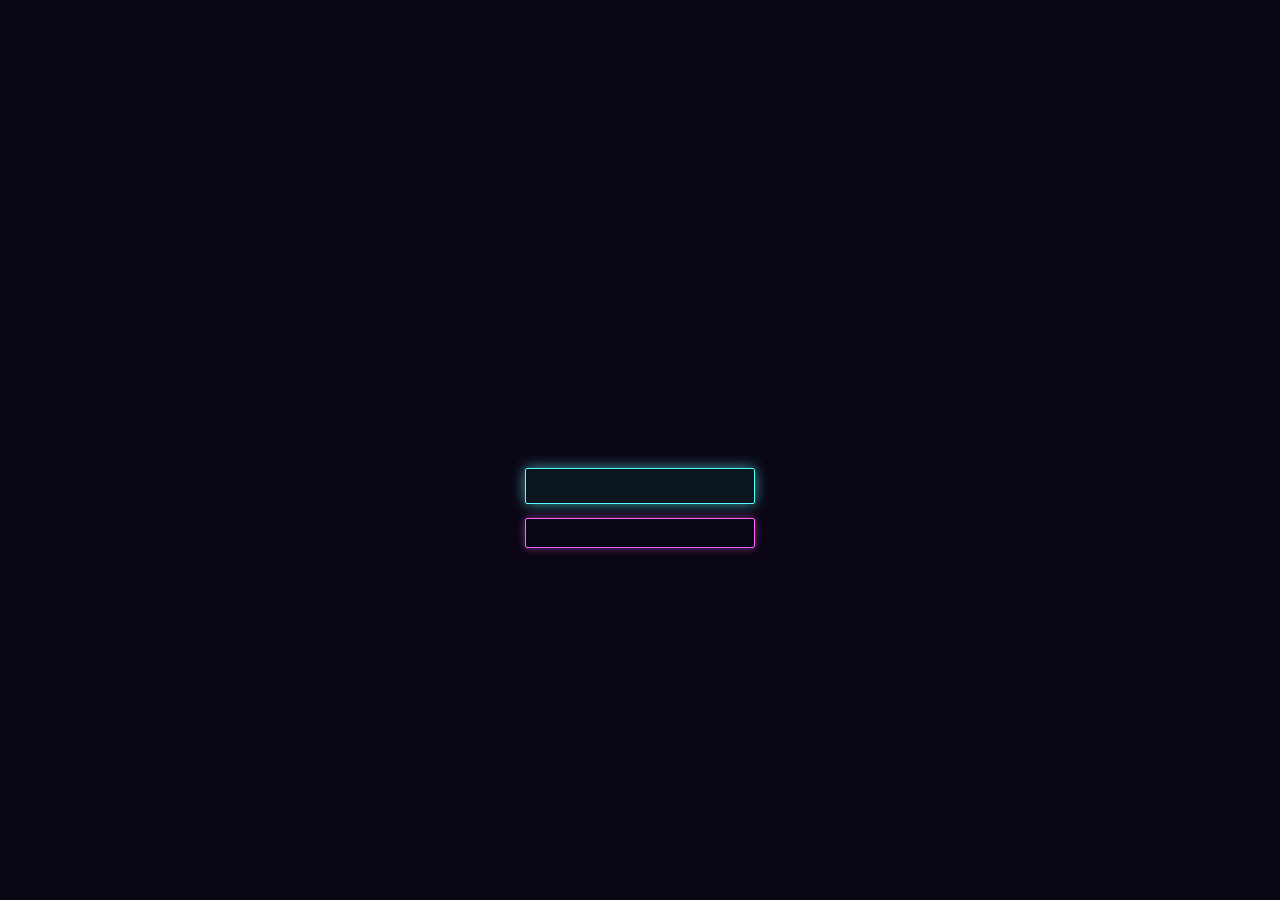
<file: index.html>
<!doctype html>
<html lang="en">
<head>
<meta charset="utf-8">
<meta name="viewport" content="width=device-width,initial-scale=1,maximum-scale=1,user-scalable=no,viewport-fit=cover">
<meta http-equiv="Content-Security-Policy" content="default-src 'self'; script-src 'self'; style-src 'self'; img-src 'self' data:; connect-src 'self'; manifest-src 'self'; object-src 'none'; base-uri 'none'; form-action 'none'">
<title>Neon Breaker</title>
<meta name="theme-color" content="#0a0614">
<meta name="apple-mobile-web-app-capable" content="yes">
<meta name="mobile-web-app-capable" content="yes">
<meta name="apple-mobile-web-app-title" content="Neon Breaker">
<link rel="manifest" href="manifest.webmanifest">
<link rel="apple-touch-icon" href="icons/apple-touch-icon.png">
<link rel="icon" href="icons/icon-192.png">
<link rel="stylesheet" href="styles.css">
</head>
<body>
<div class="remove-blur" aria-hidden="true"></div>
<div id="safe-probe" aria-hidden="true"></div>

<main id="app">
  <section id="screen-title" class="screen">
    <canvas id="title-canvas"></canvas>
    <nav class="menu">
      <button id="btn-play" class="btn primary" type="button"></button>
      <button id="btn-settings" class="btn" type="button"></button>
    </nav>
    <div id="version" class="version"></div>
  </section>

  <section id="screen-settings" class="screen hidden">
    <header class="hud">
      <button id="btn-back" class="chip" type="button"></button>
      <h1 id="settings-title" class="screen-title"></h1>
    </header>
    <div class="settings-body">
      <h3 id="lbl-lang"></h3>
      <div id="lang-list" class="lang-list"></div>
      <h3 id="lbl-sound"></h3>
      <button id="btn-sound" class="btn" type="button"></button>
      <h3 id="lbl-progress"></h3>
      <button id="btn-reset" class="btn" type="button"></button>
      <div id="dev-section" class="hidden">
        <h3 id="lbl-dev"></h3>
        <div id="dev-list" class="lang-list"></div>
      </div>
    </div>
  </section>

  <section id="screen-map" class="screen hidden">
    <header class="hud">
      <div id="cores" class="cores" aria-hidden="true"></div>
      <div id="core-timer" class="core-timer"></div>
      <button id="btn-menu" class="chip" type="button"></button>
    </header>
    <div id="map-scroll"><svg id="map" role="img" aria-label="Level map"></svg></div>
  </section>

  <section id="screen-game" class="screen hidden">
    <canvas id="game"></canvas>
    <button id="btn-pause" class="pause" type="button" aria-label="Pause">
      <span></span><span></span>
    </button>
  </section>

  <div id="modal" class="modal hidden"><div class="card"></div></div>
</main>

<script type="module" src="src/main.js"></script>
</body>
</html>
</file>
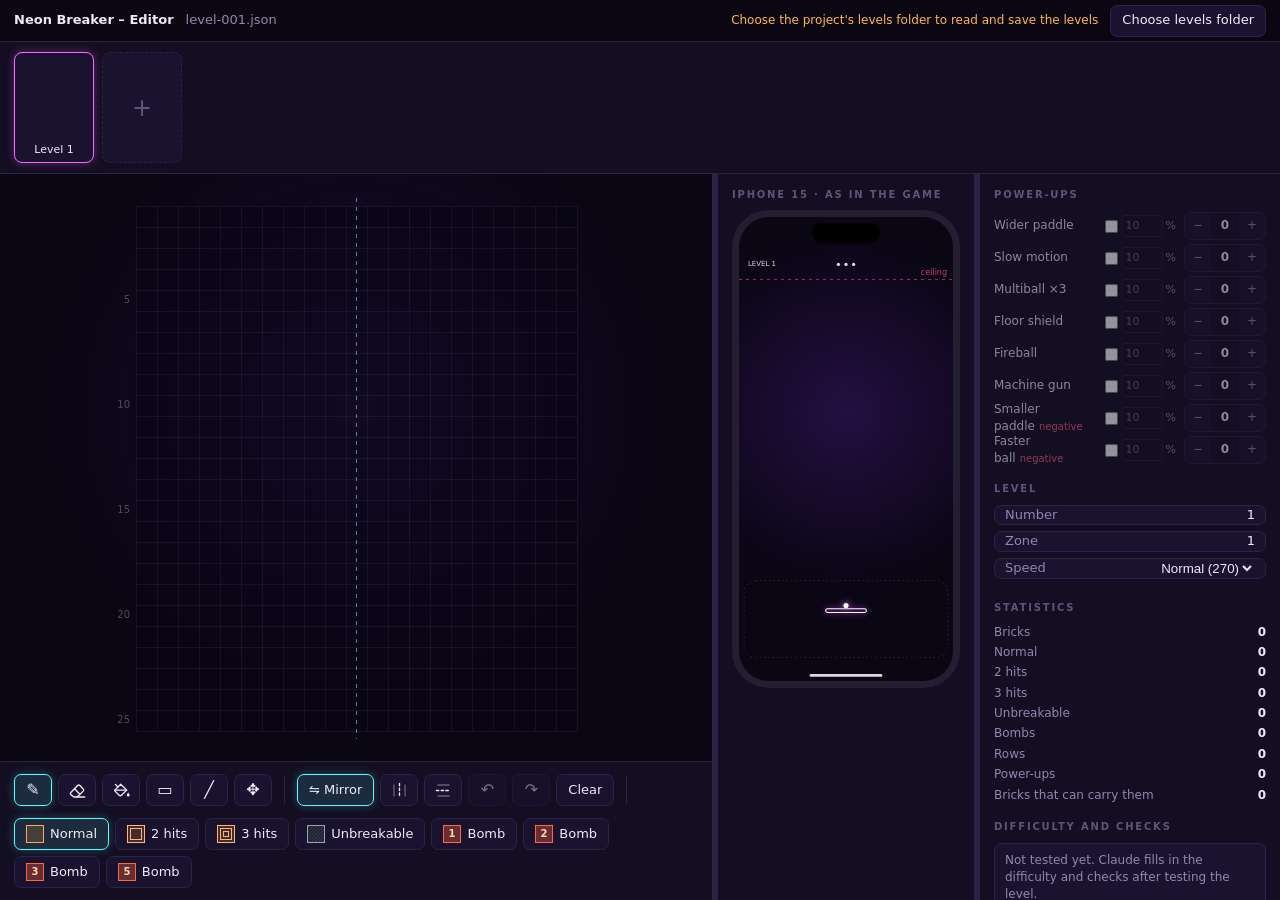
<file: editor/index.html>
<!doctype html>
<html lang="en">
<head>
<meta charset="utf-8">
<meta name="viewport" content="width=device-width, initial-scale=1">
<title>Neon Breaker – Editor</title>
<link rel="stylesheet" href="editor.css">
</head>
<body>
<header class="titlebar">
  <strong>Neon Breaker – Editor</strong>
  <span id="where" class="dim"></span>
  <span class="spacer"></span>
  <span id="status" class="status"></span>
  <button id="btn-folder" class="btn" type="button">Choose levels folder</button>
</header>

<nav class="strip" id="strip" aria-label="Levels"></nav>

<main class="body" id="body">
  <section class="grid-area">
    <div class="canvas-wrap" id="grid-wrap"><canvas id="grid"></canvas></div>
    <div class="toolbar">
      <div class="group" id="tools"></div>
      <span class="sep"></span>
      <div class="group">
        <button class="btn" id="btn-mirror" type="button" title="Mirror left–right (S)">⇋ Mirror</button>
        <button class="btn icon" id="btn-guide-v" type="button" title="Vertical centre line (V)"><svg viewBox="0 0 24 24" aria-hidden="true"><path d="M12 3v18" stroke-dasharray="3 3"/><path d="M5 5v14M19 5v14" opacity=".35"/></svg></button>
        <button class="btn icon" id="btn-guide-h" type="button" title="Horizontal centre line (H)"><svg viewBox="0 0 24 24" aria-hidden="true"><path d="M3 12h18" stroke-dasharray="3 3"/><path d="M5 5h14M5 19h14" opacity=".35"/></svg></button>
        <button class="btn icon" id="btn-undo" type="button" title="Undo (Ctrl+Z)">↶</button>
        <button class="btn icon" id="btn-redo" type="button" title="Redo (Ctrl+Y)">↷</button>
        <button class="btn" id="btn-clear" type="button" title="Remove all bricks and power-ups (can be undone)">Clear</button>
      </div>
      <span class="sep"></span>
      <div class="group" id="types"></div>
    </div>
  </section>

  <div class="splitter" id="split-1" role="separator" aria-orientation="vertical" title="Drag to change the width"></div>

  <section class="phone-area">
    <div class="h">iPhone 15 · as in the game</div>
    <div class="phone-wrap" id="phone-wrap"><canvas id="phone"></canvas></div>
  </section>

  <div class="splitter" id="split-2" role="separator" aria-orientation="vertical" title="Drag to change the width"></div>

  <aside class="panel">
    <div class="h">Power-ups</div>
    <div id="powerups"></div>

    <div class="h">Level</div>
    <div class="field"><span>Number</span><b id="f-id"></b></div>
    <div class="field"><span>Zone</span><b id="f-zone"></b></div>
    <div class="field"><span>Speed</span><select id="f-speed"></select></div>

    <div class="h">Statistics</div>
    <div class="stat" id="stats"></div>

    <div class="h">Difficulty and checks</div>
    <div id="test"></div>

    <div class="actions">
      <button class="btn primary" id="btn-play" type="button" title="Play this level as it is now, saved or not">▶ Play test</button>
      <div class="row">
        <button class="btn" id="btn-save" type="button" title="Save this level (Ctrl+S)">Save</button>
        <button class="btn" id="btn-save-all" type="button" title="Save every level with unsaved changes (Ctrl+Shift+S)">Save all</button>
      </div>
      <div class="row">
        <button class="btn" id="btn-copy" type="button" title="Copy to a new level">Duplicate</button>
        <button class="btn danger" id="btn-delete" type="button" title="Delete this level">Delete</button>
      </div>
    </div>
  </aside>
</main>

<dialog id="playtest" class="playtest">
  <div class="playtest-bar">
    <b id="playtest-title"></b>
    <span id="playtest-where" class="dim"></span>
    <span class="spacer"></span>
    <button class="btn" id="playtest-restart" type="button" title="Start the level again (R)">↻ Restart</button>
    <button class="btn" id="playtest-close" type="button" title="Back to the editor (Esc)">Close</button>
  </div>
  <div class="playtest-body">
    <div class="playtest-screen" id="playtest-screen"><iframe id="playtest-frame" title="Play test"></iframe></div>
    <div class="playtest-info" id="playtest-info"></div>
  </div>
</dialog>

<dialog id="confirm">
  <h3 id="confirm-title"></h3>
  <p id="confirm-text"></p>
  <div class="row">
    <button class="btn" id="confirm-no" type="button">Cancel</button>
    <button class="btn danger" id="confirm-yes" type="button"></button>
  </div>
</dialog>

<script src="core.js"></script>
<script src="editor.js"></script>
</body>
</html>
</file>
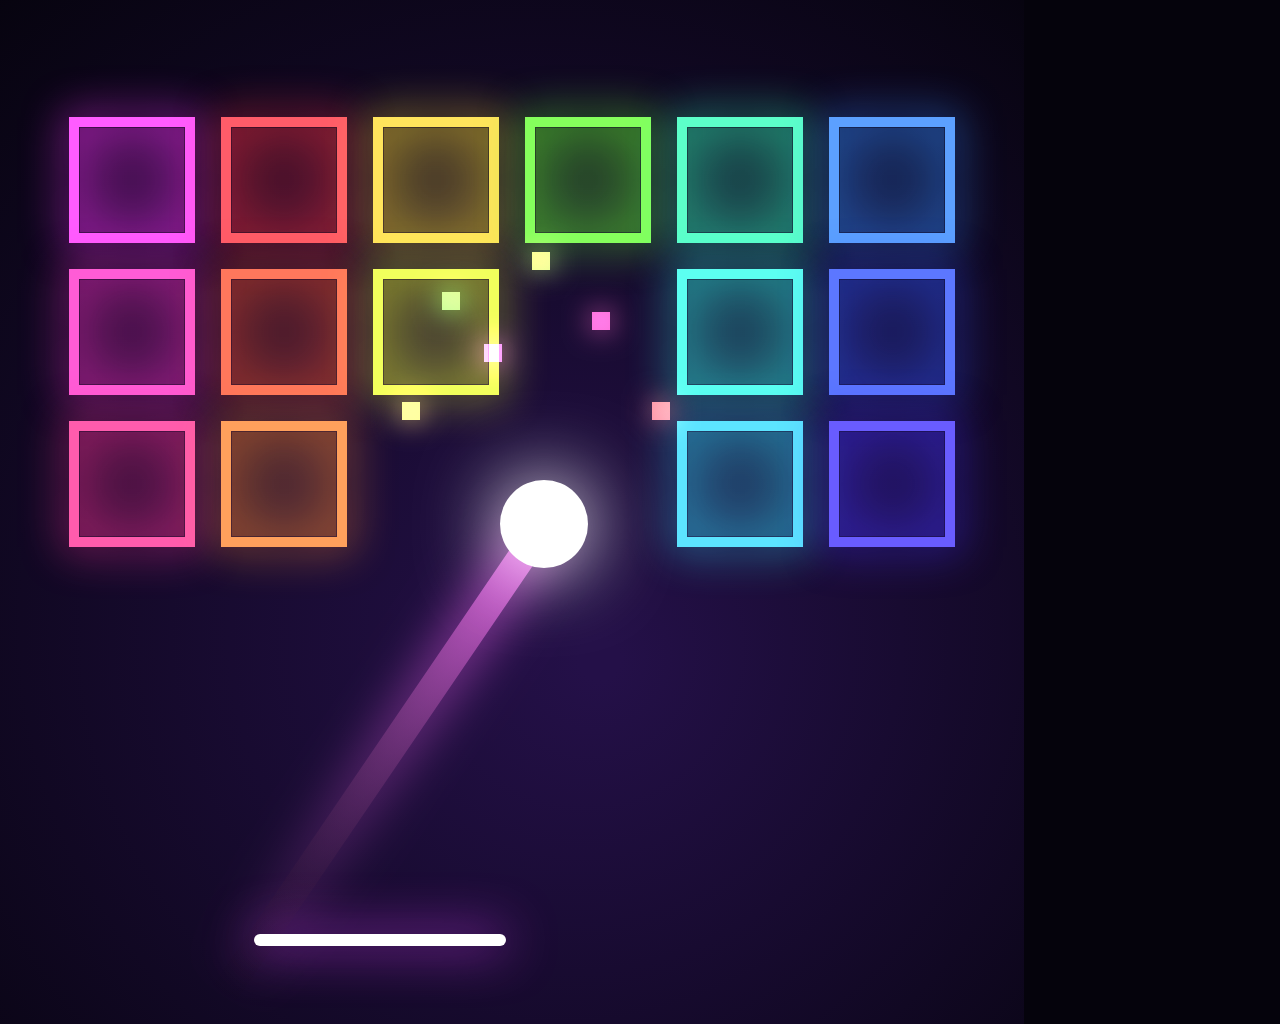
<file: tools/icon.html>
<!doctype html>
<meta charset="utf-8">
<style>html,body{margin:0;background:#05030c;overflow:hidden}canvas{display:block}</style>
<canvas id="c" width="1024" height="1024"></canvas>
<script>
// App icon "Krossen": a ball with a light trail smashes a grid of bricks. Drawn at 512 units, rendered at 1024 px.
const S=512,g=document.getElementById('c').getContext('2d');g.scale(2,2);
const hsl=(h,s,l,a=1)=>`hsla(${((h%360)+360)%360},${s}%,${l}%,${a})`;
const bg=g.createRadialGradient(300,330,10,256,300,420);bg.addColorStop(0,'#241048');bg.addColorStop(1,'#05030c');g.fillStyle=bg;g.fillRect(0,0,S,S);
const cols=6,cell=76,b=64,x0=(S-cols*cell)/2+6,y0=58;
for(let r=0;r<3;r++)for(let c=0;c<cols;c++){
  if(r===2&&(c===2||c===3))continue;if(r===1&&c===3)continue;
  const h=c*55+r*15+300,x=x0+c*cell,y=y0+r*cell;
  g.save();g.shadowColor=hsl(h,100,60);g.shadowBlur=22*2;g.strokeStyle=hsl(h,100,68);g.lineWidth=5;g.strokeRect(x+3,y+3,b-6,b-6);g.shadowBlur=0;g.fillStyle=hsl(h,100,60,.25);g.fillRect(x+6,y+6,b-12,b-12);g.restore();
}
g.save();g.globalCompositeOperation='lighter';[[246,176],[300,160],[330,205],[205,205],[270,130],[225,150]].forEach(([x,y],i)=>{g.fillStyle=hsl(300+i*35,100,70,.9);g.shadowColor=g.fillStyle;g.shadowBlur=28;g.fillRect(x-4,y-4,9,9)});g.restore();
const tr=g.createLinearGradient(110,500,270,260);tr.addColorStop(0,'transparent');tr.addColorStop(1,'rgba(255,120,255,.9)');
g.save();g.strokeStyle=tr;g.lineWidth=14;g.lineCap='round';g.shadowColor='#f6f';g.shadowBlur=52;g.beginPath();g.moveTo(110,500);g.lineTo(268,268);g.stroke();g.restore();
g.save();g.shadowColor='#fff';g.shadowBlur=80;g.fillStyle='#fff';g.beginPath();g.arc(272,262,22,0,7);g.fill();g.restore();
g.save();g.shadowColor='#e040ff';g.shadowBlur=52;g.strokeStyle='#fff';g.lineWidth=6;g.lineCap='round';g.beginPath();g.moveTo(130,470);g.lineTo(250,470);g.stroke();g.restore();
</script>
</file>
<file: styles.css>
:root{
  --bg:#0a0614;       /* = theme-color */
  --ink:#fff;
  --dim:rgba(255,255,255,.6);
  --neon:#e040ff;
  --cyan:#5ff;
  --heart:#ff4fa8;
}

*{box-sizing:border-box;-webkit-tap-highlight-color:transparent}
html,body{margin:0;height:100%;background:var(--bg);color:var(--ink);
  font:14px/1.4 -apple-system,system-ui,"Segoe UI",sans-serif;
  overscroll-behavior:none;-webkit-user-select:none;user-select:none;-webkit-touch-callout:none}
body{position:fixed;inset:0;overflow:hidden}

/* iOS 27 blur fix (see CLAUDE.md): invisible strip, only in standalone mode, colour = theme-color */
.remove-blur{display:none}
@media (display-mode: standalone){
  .remove-blur{display:block;position:fixed;inset:0 0 auto;height:11px;z-index:2147483647;pointer-events:none;
    background:#0a0614;-webkit-background-clip:text;background-clip:text}
}

#safe-probe{position:fixed;visibility:hidden;padding:env(safe-area-inset-top) 0 env(safe-area-inset-bottom) 0}

#app,.screen{position:absolute;inset:0}
.hidden{display:none!important}

/* ---------- map ---------- */
#screen-map{background:linear-gradient(#0a0614 0%,#0a0618 40%,#170a2c 100%)}
.hud{position:absolute;z-index:2;top:0;left:0;right:0;display:flex;align-items:center;gap:12px;
  padding:calc(env(safe-area-inset-top) + 8px) 14px 10px;background:linear-gradient(#0a0614 70%,rgba(10,6,20,0))}
.cores{display:flex;gap:3px}
.cores svg{width:20px;height:20px;display:block}
.cores svg.full{filter:drop-shadow(0 0 3px #5ff)}
.core-timer{flex:1;font-size:11px;letter-spacing:.08em;text-transform:uppercase;color:var(--dim)}
.chip{font:500 11px/1 -apple-system,system-ui,sans-serif;letter-spacing:.12em;color:var(--ink);background:none;border:1px solid rgba(255,255,255,.35);
  border-radius:12px;padding:6px 10px;box-shadow:0 0 8px rgba(224,64,255,.35)}

#map-scroll{position:absolute;inset:0;overflow-y:auto;overflow-x:hidden;-webkit-overflow-scrolling:touch;padding-top:calc(env(safe-area-inset-top) + 40px)}
#map{display:block;width:100%;height:auto}
.node{cursor:pointer}
.node.lock{cursor:default}
#map text{font-family:-apple-system,system-ui,sans-serif;pointer-events:none}

/* ---------- game ---------- */
#game{position:absolute;inset:0;width:100%;height:100%;display:block;touch-action:none}
.game-layer{position:absolute;inset:0;width:100%;height:100%;display:block;pointer-events:none}
.pause{position:absolute;top:calc(env(safe-area-inset-top) + 6px);right:12px;width:36px;height:36px;border-radius:50%;
  background:none;border:1px solid rgba(255,255,255,.35);display:flex;align-items:center;justify-content:center;gap:4px;
  box-shadow:0 0 8px rgba(224,64,255,.35)}
.pause span{width:2px;height:12px;background:var(--ink);border-radius:1px}

/* ---------- title ---------- */
#screen-title{background:#0a0614}
#title-canvas{position:absolute;inset:0;width:100%;height:100%;display:block}
.menu{position:absolute;left:50%;top:52%;transform:translateX(-50%);width:min(230px,72vw);display:flex;flex-direction:column;gap:14px}
.menu .btn{background-color:rgba(10,6,20,.88)}
.menu .btn.primary{background-color:rgba(10,24,32,.9)}

.version{position:absolute;left:50%;transform:translateX(-50%);bottom:calc(env(safe-area-inset-bottom) + 2px);padding:8px 16px;text-align:center;
  font-size:10px;letter-spacing:.12em;color:rgba(255,255,255,.4);-webkit-user-select:none;user-select:none;-webkit-tap-highlight-color:transparent}

/* ---------- settings ---------- */
.screen-title{margin:0;flex:1;text-align:right;font-size:13px;font-weight:600;letter-spacing:.25em;text-transform:uppercase}
#screen-settings{background:linear-gradient(#0a0614,#170a2c)}
.settings-body{position:absolute;inset:0;padding:calc(env(safe-area-inset-top) + 70px) 22px 24px;max-width:420px;margin:0 auto;overflow-y:auto}
.settings-body h3{margin:22px 0 10px;font-size:11px;font-weight:500;letter-spacing:.25em;text-transform:uppercase;color:var(--dim)}
.settings-body .btn{width:100%}
.lang-list{display:flex;flex-direction:column;gap:10px}

/* ---------- modal ---------- */
.modal{position:absolute;inset:0;z-index:10;display:flex;align-items:center;justify-content:center;
  background:rgba(5,3,10,.78);padding:24px}
.card{width:100%;max-width:320px;padding:26px 22px 20px;text-align:center;border-radius:20px;
  background:linear-gradient(#150a2a,#0c0620);border:1px solid rgba(224,64,255,.5);
  box-shadow:0 0 24px rgba(224,64,255,.25),inset 0 0 24px rgba(95,255,255,.05)}
.card h2{margin:0 0 8px;font-size:15px;font-weight:600;letter-spacing:.2em;text-transform:uppercase}
.card p{margin:0 0 14px;color:var(--dim)}
.card p.timer{color:var(--cyan);font-size:13px;letter-spacing:.08em}
.buttons{display:flex;flex-direction:column;gap:10px;margin-top:10px}
.btn{font:500 13px/1 -apple-system,system-ui,sans-serif;letter-spacing:.2em;text-transform:uppercase;color:var(--ink);
  background:rgba(255,102,255,.1);border:1.3px solid #f6f;border-radius:2px;padding:14px 16px;box-shadow:0 0 8px rgba(255,102,255,.45)}
/* a button with an icon: icon and text centred on the same line; the text's trailing letter-spacing is evened out */
.btn.has-icon{display:flex;align-items:center;justify-content:center;gap:9px;padding-left:calc(16px + .2em)}
.btn .core-icon{flex:none;width:18px;height:18px;margin:-3px 0;filter:drop-shadow(0 0 3px #5ff)}
.btn.primary{font-size:15px;padding:17px 16px;background:rgba(95,255,255,.15);border-color:var(--cyan);box-shadow:0 0 14px rgba(95,255,255,.6)}
.btn:active{background:rgba(255,255,255,.18)}
.btn.sel{border-color:#fff;background:rgba(95,255,255,.2);box-shadow:0 0 14px rgba(95,255,255,.6)}
</file>
<file: editor/editor.css>
:root{
  --bg:#0a0614; --win:#0d0918; --panel:#130e22; --panel2:#1a1330; --line:#2b2244; --ink:#efeaf8; --dim:#9187ad; --faint:#5e5578;
  --cyan:#5ff; --pink:#f6f; --warn:#ffb648; --ok:#58e6a0; --bad:#ff5a7a;
  --phone-w:260px; --panel-w:300px;
}
*{box-sizing:border-box}
html,body{margin:0;height:100%;background:var(--win);color:var(--ink);font:13px/1.45 -apple-system,system-ui,"Segoe UI",sans-serif}
body{display:flex;flex-direction:column;overflow:hidden;user-select:none}
button,input{font:inherit;color:inherit}
.dim{color:var(--dim)}

.titlebar{flex:none;height:42px;display:flex;align-items:center;gap:12px;padding:0 14px;background:#0a0713;border-bottom:1px solid var(--line)}
.titlebar .spacer{flex:1}
.status{font-size:12px;color:var(--dim)}
.status.ok{color:var(--ok)} .status.warn{color:var(--warn)} .status.bad{color:var(--bad)}

.btn{flex:none;display:inline-flex;align-items:center;justify-content:center;gap:6px;height:32px;padding:0 11px;border-radius:7px;
  background:var(--panel2);border:1px solid var(--line);cursor:pointer;white-space:nowrap}
.btn:hover{border-color:#4a3f6b}
.btn.on{border-color:var(--cyan);background:rgba(95,255,255,.12);box-shadow:0 0 10px rgba(95,255,255,.25)}
.btn.primary{border-color:var(--pink);background:rgba(255,102,255,.14);box-shadow:0 0 12px rgba(255,102,255,.3)}
.btn:disabled{opacity:.45;cursor:default;box-shadow:none}
.btn.icon{width:38px;padding:0;font-size:16px}

.strip{flex:none;display:flex;gap:8px;padding:10px 14px;overflow-x:auto;background:var(--panel);border-bottom:1px solid var(--line)}
.thumb{flex:none;width:80px;padding:6px 6px 4px;border-radius:8px;background:var(--panel2);border:1px solid var(--line);cursor:pointer;text-align:center;font-size:11px;color:var(--dim)}
.thumb canvas{display:block;width:100%;height:auto;margin-bottom:4px}
.thumb.on{border-color:var(--pink);color:var(--ink);box-shadow:0 0 10px rgba(255,102,255,.3)}
.thumb.dirty::after{content:" ●";color:var(--warn)}
.thumb.add{display:grid;place-items:center;font-size:24px;color:var(--faint);border-style:dashed}
.thumb.broken{border-color:var(--bad);color:var(--bad);cursor:default}

.body{flex:1;min-height:0;display:grid;grid-template-columns:minmax(320px,1fr) 6px var(--phone-w) 6px var(--panel-w)}
.grid-area{display:flex;flex-direction:column;min-width:0;min-height:0}
.canvas-wrap{flex:1;min-height:0;position:relative;background:radial-gradient(ellipse at 50% 40%,rgba(60,24,110,.35),transparent 60%),var(--bg)}
.canvas-wrap canvas{position:absolute;inset:0;width:100%;height:100%;cursor:crosshair}
.toolbar{flex:none;display:flex;align-items:center;gap:12px;flex-wrap:wrap;padding:12px 14px;background:var(--panel);border-top:1px solid var(--line)}
.group{display:flex;gap:6px;align-items:center;flex-wrap:wrap}
.sep{width:1px;height:28px;background:var(--line)}
.type-swatch{width:18px;height:18px}

.splitter{background:var(--line);cursor:col-resize;position:relative}
.splitter:hover,.splitter.drag{background:var(--cyan);box-shadow:0 0 8px var(--cyan)}

.phone-area{display:flex;flex-direction:column;min-width:0;padding:14px;background:var(--panel);overflow:hidden}
.phone-wrap{flex:1;min-height:0;display:flex;justify-content:center;align-items:flex-start}
.phone-wrap canvas{display:block}

.panel{padding:14px;background:var(--panel);overflow-y:auto;display:flex;flex-direction:column}
.h{margin:16px 0 8px;font-size:10px;font-weight:600;letter-spacing:.18em;text-transform:uppercase;color:var(--faint)}
.h:first-child,.phone-area .h{margin-top:0}
.pu{display:flex;align-items:center;gap:8px;height:32px;font-size:12px}
.pu .name{flex:1}
.pu .neg{color:var(--bad);font-size:10px;margin-left:4px}
.pu.zero{opacity:.55}
.pu .chance{display:flex;align-items:center;gap:3px;color:var(--dim);font-size:11px}
.pu .chance input[type=checkbox]{margin:0}
.pu .chance input[type=number]{width:42px;padding:2px 4px;font:inherit;color:var(--ink);background:transparent;border:1px solid rgba(255,255,255,.18);border-radius:4px}
.pu .chance input[type=number]:disabled{opacity:.4}
.step{display:flex;align-items:center;border:1px solid var(--line);border-radius:7px;overflow:hidden}
.step button{width:26px;height:26px;border:0;background:var(--panel2);color:var(--dim);cursor:pointer}
.step button:hover{color:var(--ink)}
.step b{width:28px;text-align:center;font-weight:600}
.field{display:flex;justify-content:space-between;align-items:center;height:32px;padding:0 10px;border-radius:7px;background:var(--panel2);border:1px solid var(--line);margin-bottom:6px}
.field span{color:var(--dim)} .field b{font-weight:500}
.field input{width:70px;text-align:right;background:none;border:0;font-weight:500;outline:none}
.stat{display:grid;grid-template-columns:1fr auto;gap:3px 10px;font-size:12px}
.stat span{color:var(--dim)}
.msg{display:flex;gap:8px;padding:8px 10px;border-radius:7px;margin-bottom:6px;font-size:12px;background:var(--panel2);border:1px solid var(--line)}
.msg.ok{border-color:rgba(88,230,160,.4)} .msg.ok::before{content:"✓";color:var(--ok)}
.msg.warn{border-color:rgba(255,182,72,.45)} .msg.warn::before{content:"!";color:var(--warn);font-weight:700}
.msg.info{color:var(--dim)}
.actions{margin-top:auto;padding-top:16px;display:flex;flex-direction:column;gap:6px}
.row{display:flex;gap:6px}
.row .btn{flex:1}

.btn.danger{border-color:rgba(255,90,122,.6);color:#ffb3c2}
.btn.danger:hover{background:rgba(255,90,122,.15)}
.field select{background:var(--panel2);color:var(--ink);border:0;font-weight:500;outline:none;text-align:right;cursor:pointer}
.thumb[draggable="true"]{cursor:grab}
.thumb.dragging{opacity:.4}
.thumb.drop-before{box-shadow:-5px 0 0 -1px var(--cyan)}
.thumb.drop-after{box-shadow:5px 0 0 -1px var(--cyan)}
dialog{border:1px solid rgba(255,90,122,.5);border-radius:14px;background:var(--panel);color:var(--ink);padding:20px 22px;max-width:420px;
  box-shadow:0 20px 60px rgba(0,0,0,.6)}
dialog::backdrop{background:rgba(5,3,10,.7)}
dialog.playtest{max-width:none;width:fit-content;height:auto;padding:12px;display:none;flex-direction:column;gap:10px}
dialog.playtest[open]{display:flex}
.playtest-bar{display:flex;align-items:center;gap:10px}
.playtest-body{display:flex;gap:14px;align-items:flex-start}
.playtest-info{width:210px;font-size:13px}
.playtest-info .h{margin-top:14px}
.playtest-info .h:first-child{margin-top:0}
.playtest-info .row-n{display:flex;justify-content:space-between;gap:8px;padding:3px 0;border-bottom:1px solid rgba(255,255,255,.06)}
.playtest-info .row-n b{font-variant-numeric:tabular-nums}
.playtest-info .row-n.zero{opacity:.45}
.playtest-info .note{color:var(--dim);font-size:12px;margin-top:8px;line-height:1.4}
.playtest-screen{flex:1;min-height:0;position:relative;overflow:hidden;border-radius:10px;background:#0a0614}
.playtest-screen iframe{position:absolute;left:0;top:0;border:0;transform-origin:0 0;background:#0a0614}
dialog h3{margin:0 0 8px;font-size:16px}
dialog p{margin:0 0 18px;color:var(--dim)}
.btn.icon svg{width:19px;height:19px;fill:none;stroke:currentColor;stroke-width:1.7;stroke-linecap:round;stroke-linejoin:round}
.btn.icon svg .fill{fill:currentColor;stroke:none}
</file>
